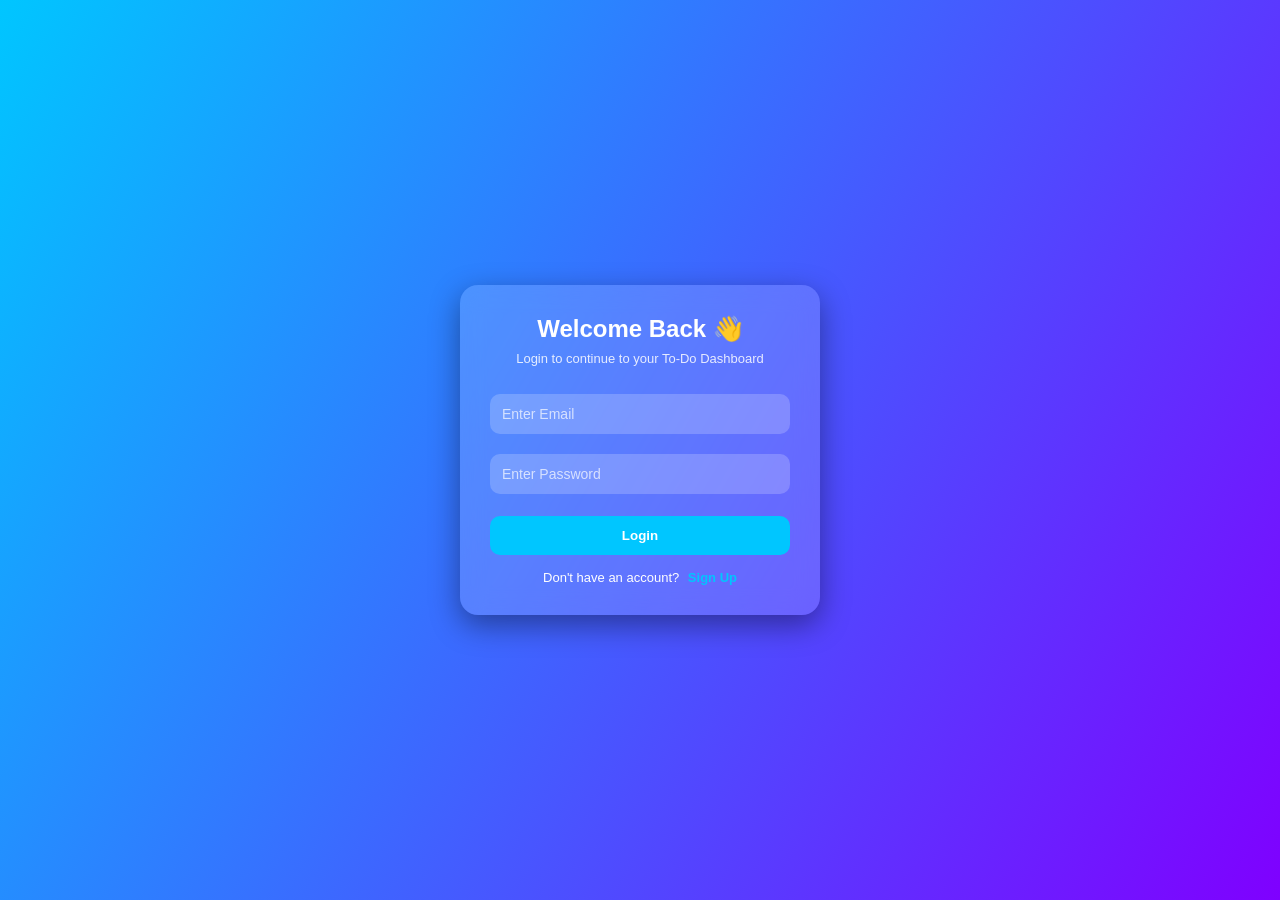
<file: index.html>
<!DOCTYPE html>
<html lang="en">
<head>
  <meta charset="UTF-8" />
  <meta name="viewport" content="width=device-width, initial-scale=1.0" />
  <title>Login</title>
  <link rel="stylesheet" href="auth.css" />
</head>
<body>

  <div class="bg"></div>

  <div class="auth-container">
    <div class="auth-card">
      <h1>Welcome Back 👋</h1>
      <p>Login to continue to your To-Do Dashboard</p>

      <input type="email" id="loginEmail" placeholder="Enter Email" />
      <input type="password" id="loginPassword" placeholder="Enter Password" />

      <button id="loginBtn">Login</button>

      <div class="switch-link">
        <span>Don't have an account?</span>
        <a href="signup.html">Sign Up</a>
      </div>
    </div>
  </div>

  <script src="auth.js"></script>
</body>
</html>
</file>
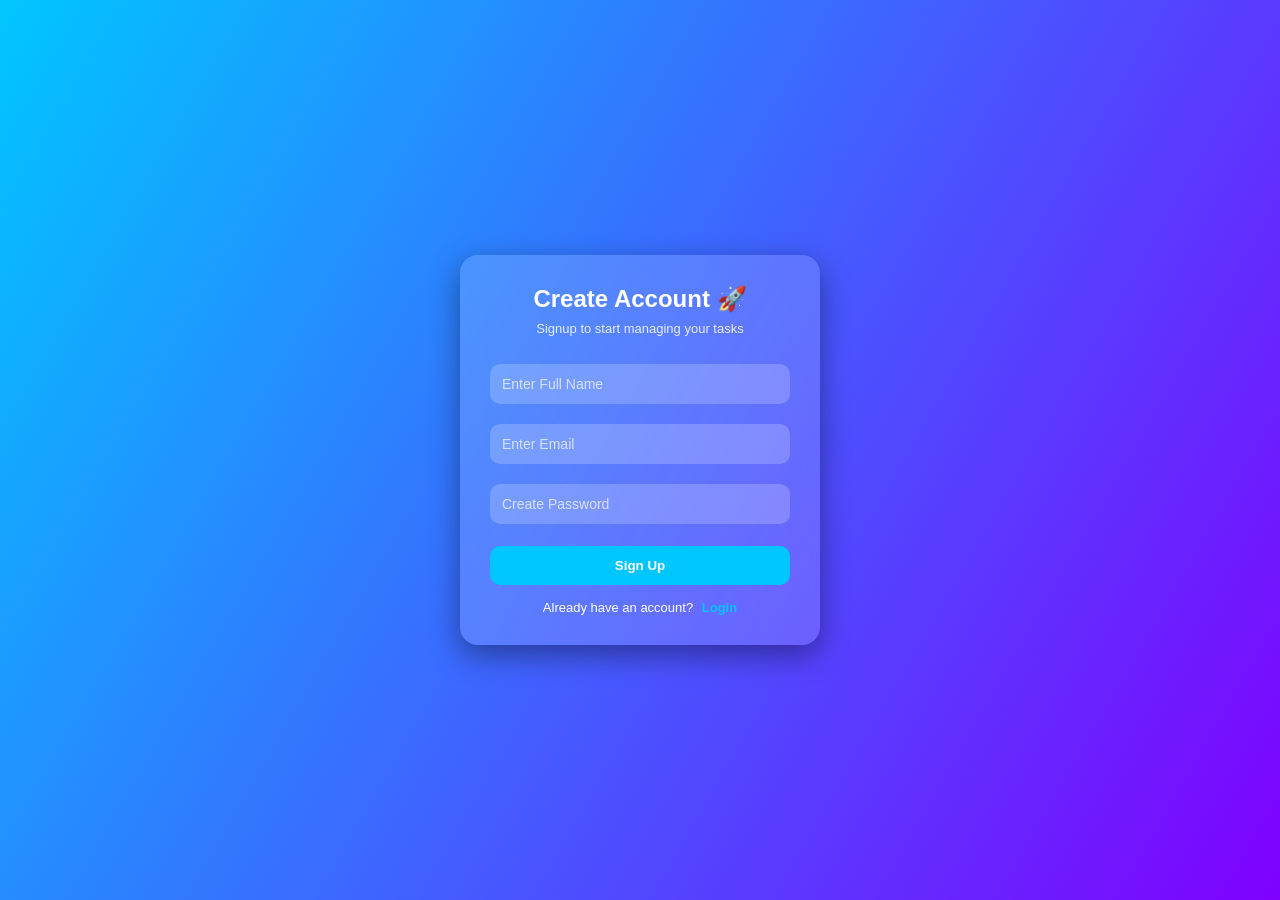
<file: signup.html>
<!DOCTYPE html>
<html lang="en">
<head>
  <meta charset="UTF-8" />
  <meta name="viewport" content="width=device-width, initial-scale=1.0" />
  <title>Signup</title>
  <link rel="stylesheet" href="auth.css" />
</head>
<body>

  <div class="bg"></div>

  <div class="auth-container">
    <div class="auth-card">
      <h1>Create Account 🚀</h1>
      <p>Signup to start managing your tasks</p>

      <input type="text" id="signupName" placeholder="Enter Full Name" />
      <input type="email" id="signupEmail" placeholder="Enter Email" />
      <input type="password" id="signupPassword" placeholder="Create Password" />

      <button id="signupBtn">Sign Up</button>

      <div class="switch-link">
        <span>Already have an account?</span>
        <a href="index.html">Login</a>
      </div>
    </div>
  </div>

  <script src="auth.js"></script>
</body>
</html>
</file>
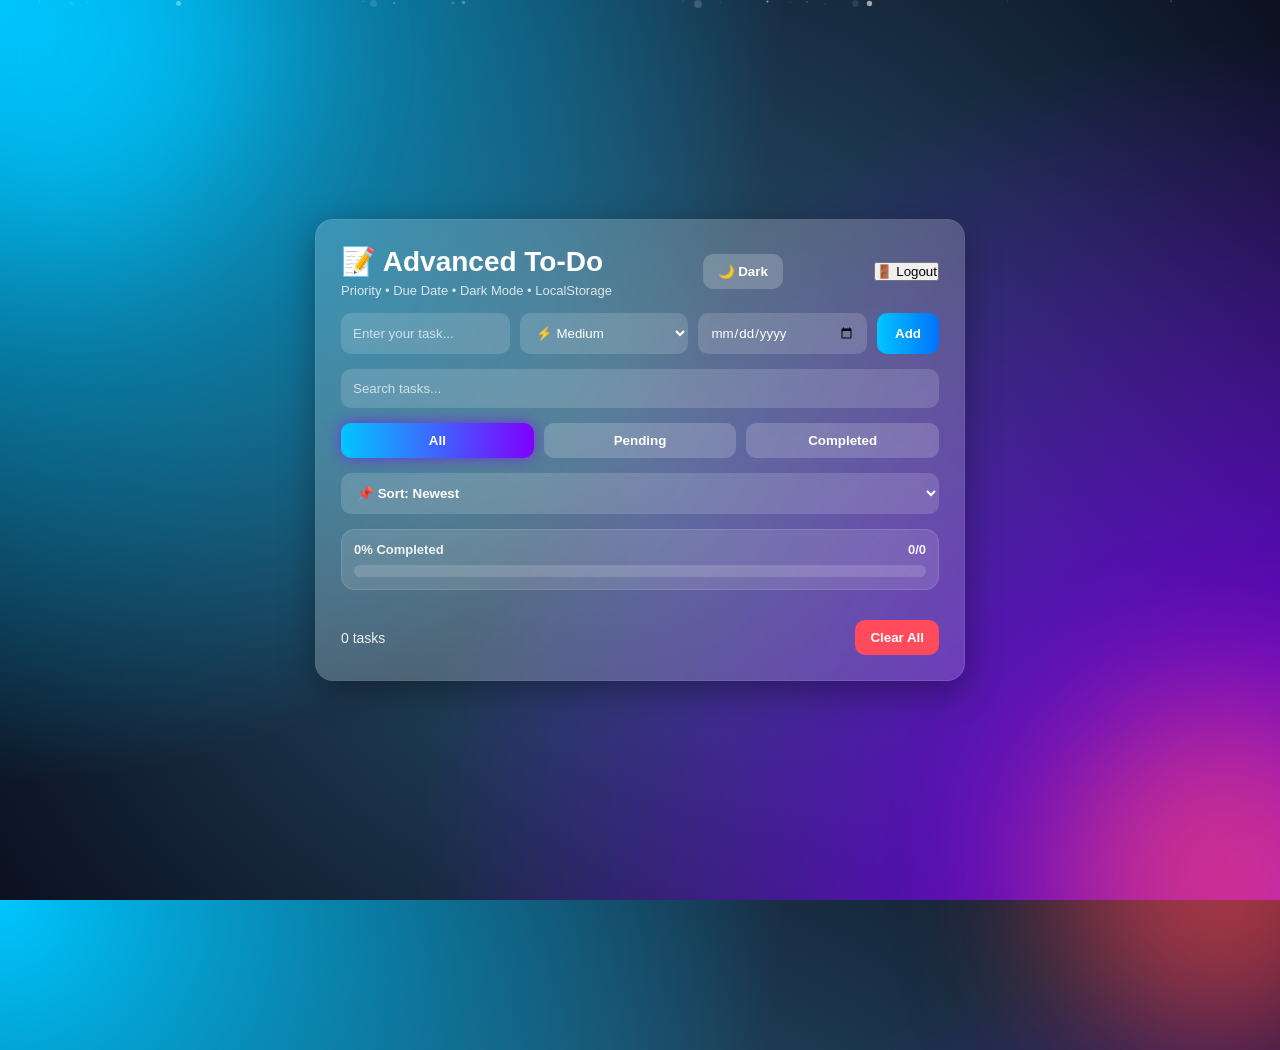
<file: todo.html>
<!DOCTYPE html>
<html lang="en">
<head>
  <meta charset="UTF-8" />
  <meta name="viewport" content="width=device-width, initial-scale=1.0" />
  <title>Advanced To-Do App</title>
  <link rel="stylesheet" href="style.css" />
</head>
<body>
  <div class="particles" id="particles"></div>
<div class="toast" id="toast"></div>

  <div class="container">
    <div class="top-header">
      <div>
        <h1>📝 Advanced To-Do</h1>
        <p class="subtitle">Priority • Due Date • Dark Mode • LocalStorage</p>
      </div>

      <button id="themeToggle">🌙 Dark</button>
      <button id="logoutBtn">🚪 Logout</button>
    </div>

    <!-- Input Section -->
    <div class="input-section">
      <input type="text" id="taskInput" placeholder="Enter your task..." />

      <select id="priorityInput">
        <option value="High">🔥 High</option>
        <option value="Medium" selected>⚡ Medium</option>
        <option value="Low">🌿 Low</option>
      </select>

      <input type="date" id="dueDateInput" />

      <button id="addBtn">Add</button>
    </div>

    <!-- Search -->
    <div class="search-section">
      <input type="text" id="searchInput" placeholder="Search tasks..." />
    </div>

    <!-- Filter Buttons -->
    <div class="filter-section">
      <button class="filter-btn active" data-filter="all">All</button>
      <button class="filter-btn" data-filter="pending">Pending</button>
      <button class="filter-btn" data-filter="completed">Completed</button>
    </div>

    <!-- Sort Section -->
<div class="sort-section">
  <select id="sortSelect">
    <option value="newest" selected>📌 Sort: Newest</option>
    <option value="oldest">🕒 Sort: Oldest</option>
    <option value="priority">🔥 Sort: Priority</option>
    <option value="duedate">📅 Sort: Due Date</option>
  </select>
</div>

<!-- Progress Bar -->
<div class="progress-container">
  <div class="progress-info">
    <span id="progressText">0% Completed</span>
    <span id="progressNumbers">0/0</span>
  </div>

  <div class="progress-bar">
    <div class="progress-fill" id="progressFill"></div>
  </div>
</div>
    <!-- Task List -->
    <ul id="taskList"></ul>

    <!-- Footer Actions -->
    <div class="footer-actions">
      <p id="taskCount">0 tasks</p>
      <button id="clearAllBtn">Clear All</button>
    </div>

  </div>

  <script src="script.js">
   // Redirect if not logged in
  if (!localStorage.getItem("currentUser")) {
    window.location.href = "index.html";
  }
  
</script>
</body>
</html>
</file>
<file: auth.css>
* {
  margin: 0;
  padding: 0;
  box-sizing: border-box;
  font-family: Arial, sans-serif;
}

body {
  height: 100vh;
  overflow: hidden;
  background: #0f172a;
  display: flex;
  justify-content: center;
  align-items: center;
}

/* Background animation */
.bg {
  position: absolute;
  width: 100%;
  height: 100%;
  background: linear-gradient(120deg, #00c6ff, #7f00ff);
  animation: gradientMove 6s infinite alternate;
  z-index: -2;
}

@keyframes gradientMove {
  0% {
    filter: hue-rotate(0deg);
    transform: scale(1);
  }
  100% {
    filter: hue-rotate(60deg);
    transform: scale(1.2);
  }
}

/* container */
.auth-container {
  width: 100%;
  display: flex;
  justify-content: center;
  align-items: center;
}

/* Card animation */
.auth-card {
  width: 360px;
  padding: 30px;
  border-radius: 18px;
  background: rgba(255, 255, 255, 0.15);
  backdrop-filter: blur(12px);
  box-shadow: 0px 10px 30px rgba(0,0,0,0.4);
  text-align: center;
  color: white;
  animation: fadeSlide 1s ease;
}

@keyframes fadeSlide {
  0% {
    opacity: 0;
    transform: translateY(40px);
  }
  100% {
    opacity: 1;
    transform: translateY(0px);
  }
}

.auth-card h1 {
  font-size: 24px;
  margin-bottom: 8px;
}

.auth-card p {
  font-size: 13px;
  opacity: 0.85;
  margin-bottom: 18px;
}

.auth-card input {
  width: 100%;
  padding: 12px;
  border-radius: 10px;
  border: none;
  outline: none;
  margin: 10px 0;
  background: rgba(255,255,255,0.2);
  color: white;
  font-size: 14px;
  transition: 0.3s;
}

.auth-card input::placeholder {
  color: rgba(255,255,255,0.7);
}

.auth-card input:focus {
  transform: scale(1.03);
  background: rgba(255,255,255,0.3);
}

.auth-card button {
  width: 100%;
  padding: 12px;
  border-radius: 10px;
  border: none;
  margin-top: 12px;
  background: #00c6ff;
  color: white;
  font-weight: bold;
  cursor: pointer;
  transition: 0.3s;
}

.auth-card button:hover {
  background: #009ed6;
  transform: scale(1.05);
}

.switch-link {
  margin-top: 15px;
  font-size: 13px;
}

.switch-link a {
  color: #00c6ff;
  text-decoration: none;
  font-weight: bold;
  margin-left: 5px;
}

.switch-link a:hover {
  text-decoration: underline;
}
</file>
<file: style.css>
* {
  margin: 0;
  padding: 0;
  box-sizing: border-box;
  font-family: Arial, sans-serif;
}

/* ===== Animated Dashboard Background (Different from Login/Signup) ===== */
body {
  min-height: 100vh;
  display: flex;
  justify-content: center;
  align-items: center;
  padding: 20px;
  transition: 0.3s;
  overflow: hidden;

  background: radial-gradient(circle at top left, #00c6ff, transparent 50%),
              radial-gradient(circle at bottom right, #7f00ff, transparent 55%),
              radial-gradient(circle at center, #2b5876, #0b1020);
}

/* Floating Blobs */
body::before,
body::after {
  content: "";
  position: absolute;
  width: 350px;
  height: 350px;
  border-radius: 50%;
  filter: blur(80px);
  opacity: 0.65;
  z-index: -1;
  animation: floatBlob 8s infinite alternate ease-in-out;
}

body::before {
  background: #00c6ff;
  top: -120px;
  left: -100px;
}

body::after {
  background: #ff4b5c;
  bottom: -150px;
  right: -120px;
  animation-delay: 2s;
}

@keyframes floatBlob {
  0% {
    transform: translate(0px, 0px) scale(1);
  }
  50% {
    transform: translate(50px, 40px) scale(1.1);
  }
  100% {
    transform: translate(-30px, -40px) scale(0.95);
  }
}

/* ===== Container Glass + Glow Animation ===== */
.container {
  width: 100%;
  max-width: 650px;
  background: rgba(255, 255, 255, 0.12);
  backdrop-filter: blur(14px);
  border-radius: 18px;
  padding: 25px;
  box-shadow: 0px 10px 35px rgba(0,0,0,0.35);
  color: white;

  border: 1px solid rgba(255,255,255,0.15);
  animation: fadeUp 0.8s ease;
  position: relative;
  overflow: hidden;
}

/* Shiny moving overlay inside container */
.container::before {
  content: "";
  position: absolute;
  top: -60%;
  left: -60%;
  width: 200%;
  height: 200%;
  background: linear-gradient(
    120deg,
    transparent,
    rgba(255, 255, 255, 0.12),
    transparent
  );
  transform: rotate(20deg);
  animation: shineMove 6s infinite linear;
  z-index: 0;
}

@keyframes shineMove {
  0% {
    transform: translateX(-200px) rotate(20deg);
  }
  100% {
    transform: translateX(200px) rotate(20deg);
  }
}

/* Keep container content above overlay */
.container * {
  position: relative;
  z-index: 2;
}

/* Entry animation */
@keyframes fadeUp {
  0% {
    opacity: 0;
    transform: translateY(35px);
  }
  100% {
    opacity: 1;
    transform: translateY(0px);
  }
}

/* ===== Header ===== */
.top-header {
  display: flex;
  justify-content: space-between;
  align-items: center;
  margin-bottom: 15px;
}

h1 {
  font-size: 28px;
}

.subtitle {
  font-size: 13px;
  opacity: 0.8;
  margin-top: 5px;
}

/* ===== Theme Toggle + Button Glow ===== */
#themeToggle {
  padding: 10px 15px;
  border: none;
  border-radius: 10px;
  cursor: pointer;
  background: rgba(255,255,255,0.2);
  color: white;
  font-weight: bold;
  transition: 0.3s;
}

#themeToggle:hover {
  background: rgba(255,255,255,0.3);
  transform: scale(1.05);
  box-shadow: 0px 0px 15px rgba(0, 198, 255, 0.6);
}

/* ===== Input Section ===== */
.input-section {
  display: flex;
  gap: 10px;
  margin-bottom: 15px;
  flex-wrap: wrap;
}

.input-section input,
.input-section select {
  padding: 12px;
  border-radius: 10px;
  border: none;
  outline: none;
  flex: 1;
  min-width: 140px;

  background: rgba(255,255,255,0.15);
  color: white;
  transition: 0.3s;
}

.input-section input::placeholder {
  color: rgba(255,255,255,0.7);
}

.input-section input:focus,
.input-section select:focus {
  transform: scale(1.03);
  box-shadow: 0px 0px 12px rgba(0, 198, 255, 0.6);
}

/* Add Button */
#addBtn {
  padding: 12px 18px;
  border: none;
  border-radius: 10px;
  background: linear-gradient(90deg, #00c6ff, #0072ff);
  color: white;
  cursor: pointer;
  font-weight: bold;
  transition: 0.3s;
}

#addBtn:hover {
  transform: scale(1.05);
  box-shadow: 0px 0px 18px rgba(0, 198, 255, 0.8);
}

/* ===== Search ===== */
.search-section input {
  width: 100%;
  padding: 12px;
  border-radius: 10px;
  border: none;
  outline: none;
  margin-bottom: 15px;

  background: rgba(255,255,255,0.15);
  color: white;
  transition: 0.3s;
}

.search-section input::placeholder {
  color: rgba(255,255,255,0.7);
}

.search-section input:focus {
  transform: scale(1.02);
  box-shadow: 0px 0px 12px rgba(127, 0, 255, 0.7);
}

/* ===== Filter Buttons ===== */
.filter-section {
  display: flex;
  justify-content: space-between;
  margin-bottom: 15px;
  gap: 10px;
}

.filter-btn {
  flex: 1;
  padding: 10px;
  border: none;
  border-radius: 10px;
  cursor: pointer;
  font-weight: bold;
  background: rgba(255,255,255,0.18);
  color: white;
  transition: 0.3s;
}

.filter-btn:hover {
  transform: translateY(-2px);
  box-shadow: 0px 0px 12px rgba(255,255,255,0.2);
}

.filter-btn.active {
  background: linear-gradient(90deg, #00c6ff, #7f00ff);
  box-shadow: 0px 0px 15px rgba(127, 0, 255, 0.6);
}

/* ===== Task List ===== */
#taskList {
  list-style: none;
  max-height: 330px;
  overflow-y: auto;
  padding-right: 5px;
}

/* Scrollbar Styling */
#taskList::-webkit-scrollbar {
  width: 6px;
}

#taskList::-webkit-scrollbar-thumb {
  background: rgba(255,255,255,0.3);
  border-radius: 10px;
}

.task-item {
  background: rgba(255,255,255,0.18);
  padding: 12px;
  margin-bottom: 10px;
  border-radius: 14px;
  display: flex;
  justify-content: space-between;
  align-items: flex-start;
  gap: 10px;
  transition: 0.3s;
  border: 1px solid rgba(255,255,255,0.12);
}

.task-item:hover {
  transform: scale(1.02);
  box-shadow: 0px 0px 15px rgba(0, 198, 255, 0.35);
}

.task-left {
  display: flex;
  flex-direction: column;
  gap: 6px;
  width: 100%;
}

.task-top {
  display: flex;
  align-items: center;
  gap: 10px;
}

.task-text {
  font-size: 16px;
  word-break: break-word;
}

.task-text.completed {
  text-decoration: line-through;
  opacity: 0.7;
}

.task-meta {
  font-size: 12px;
  opacity: 0.85;
  display: flex;
  gap: 10px;
  flex-wrap: wrap;
}

/* ===== Badges ===== */
.badge {
  padding: 4px 10px;
  border-radius: 20px;
  font-size: 11px;
  font-weight: bold;
}

.badge.high {
  background: #ff4b5c;
  box-shadow: 0px 0px 10px rgba(255, 75, 92, 0.6);
}

.badge.medium {
  background: #ffc107;
  color: black;
  box-shadow: 0px 0px 10px rgba(255, 193, 7, 0.6);
}

.badge.low {
  background: #4caf50;
  box-shadow: 0px 0px 10px rgba(76, 175, 80, 0.6);
}

.badge.date {
  background: rgba(255,255,255,0.18);
}

/* ===== Task Buttons ===== */
.task-actions button {
  border: none;
  cursor: pointer;
  padding: 7px 10px;
  border-radius: 10px;
  margin-left: 5px;
  font-size: 12px;
  transition: 0.3s;
}

.edit-btn {
  background: #ffc107;
  font-weight: bold;
}

.edit-btn:hover {
  transform: scale(1.05);
  box-shadow: 0px 0px 12px rgba(255, 193, 7, 0.7);
}

.delete-btn {
  background: #ff4b5c;
  color: white;
  font-weight: bold;
}

.delete-btn:hover {
  transform: scale(1.05);
  box-shadow: 0px 0px 12px rgba(255, 75, 92, 0.7);
}

/* ===== Footer ===== */
.footer-actions {
  margin-top: 15px;
  display: flex;
  justify-content: space-between;
  align-items: center;
}

#clearAllBtn {
  padding: 10px 15px;
  border: none;
  border-radius: 10px;
  background: #ff4b5c;
  color: white;
  cursor: pointer;
  font-weight: bold;
  transition: 0.3s;
}

#clearAllBtn:hover {
  transform: scale(1.05);
  box-shadow: 0px 0px 12px rgba(255, 75, 92, 0.7);
}

#taskCount {
  font-size: 14px;
  opacity: 0.9;
}

/* ===== DARK MODE (Different background style) ===== */
body.dark {
  background: radial-gradient(circle at top right, #111827, transparent 55%),
              radial-gradient(circle at bottom left, #0f766e, transparent 60%),
              radial-gradient(circle at center, #050914, #000);
}

body.dark::before {
  background: #00c6ff;
  opacity: 0.45;
}

body.dark::after {
  background: #7f00ff;
  opacity: 0.45;
}

body.dark .container {
  background: rgba(0, 0, 0, 0.45);
  border: 1px solid rgba(255,255,255,0.08);
}

body.dark input,
body.dark select {
  background: rgba(255,255,255,0.12);
  color: white;
}

body.dark input::placeholder {
  color: rgba(255,255,255,0.7);
}

body.dark .task-item {
  background: rgba(255,255,255,0.10);
}
/* ===== Floating Particles / Stars ===== */
.particles {
  position: fixed;
  top: 0;
  left: 0;
  width: 100%;
  height: 100%;
  overflow: hidden;
  z-index: -3;
}

.particles span {
  position: absolute;
  width: 6px;
  height: 6px;
  background: rgba(255, 255, 255, 0.6);
  border-radius: 50%;
  animation: particleMove 12s linear infinite;
  opacity: 0.7;
}

@keyframes particleMove {
  0% {
    transform: translateY(100vh) scale(0.5);
    opacity: 0.2;
  }
  50% {
    opacity: 0.8;
  }
  100% {
    transform: translateY(-10vh) scale(1.2);
    opacity: 0;
  }
}

/* ===== Toast Notification ===== */
.toast {
  position: fixed;
  bottom: 25px;
  right: 25px;
  background: rgba(0, 0, 0, 0.7);
  backdrop-filter: blur(10px);
  color: white;
  padding: 12px 18px;
  border-radius: 12px;
  font-size: 14px;
  font-weight: bold;
  opacity: 0;
  transform: translateY(20px);
  transition: 0.4s;
  z-index: 999;
  border: 1px solid rgba(255,255,255,0.15);
}

.toast.show {
  opacity: 1;
  transform: translateY(0px);
}

/* ===== Task Add Animation ===== */
.task-item {
  animation: taskFade 0.4s ease;
}

@keyframes taskFade {
  0% {
    opacity: 0;
    transform: translateY(15px);
  }
  100% {
    opacity: 1;
    transform: translateY(0px);
  }
}
/* ===== Sort Section ===== */
.sort-section {
  margin-bottom: 15px;
}

#sortSelect {
  width: 100%;
  padding: 12px;
  border-radius: 10px;
  border: none;
  outline: none;
  background: rgba(255,255,255,0.15);
  color: white;
  font-weight: bold;
  transition: 0.3s;
}

#sortSelect:focus {
  box-shadow: 0px 0px 12px rgba(0, 198, 255, 0.6);
  transform: scale(1.02);
}

/* ===== Progress Bar ===== */
.progress-container {
  margin-bottom: 15px;
  padding: 12px;
  border-radius: 14px;
  background: rgba(255,255,255,0.12);
  border: 1px solid rgba(255,255,255,0.12);
}

.progress-info {
  display: flex;
  justify-content: space-between;
  font-size: 13px;
  margin-bottom: 8px;
  font-weight: bold;
  opacity: 0.9;
}

.progress-bar {
  width: 100%;
  height: 12px;
  background: rgba(255,255,255,0.15);
  border-radius: 20px;
  overflow: hidden;
}

.progress-fill {
  height: 100%;
  width: 0%;
  background: linear-gradient(90deg, #00c6ff, #7f00ff);
  border-radius: 20px;
  transition: 0.4s ease;
  box-shadow: 0px 0px 12px rgba(127, 0, 255, 0.6);
}
</file>
